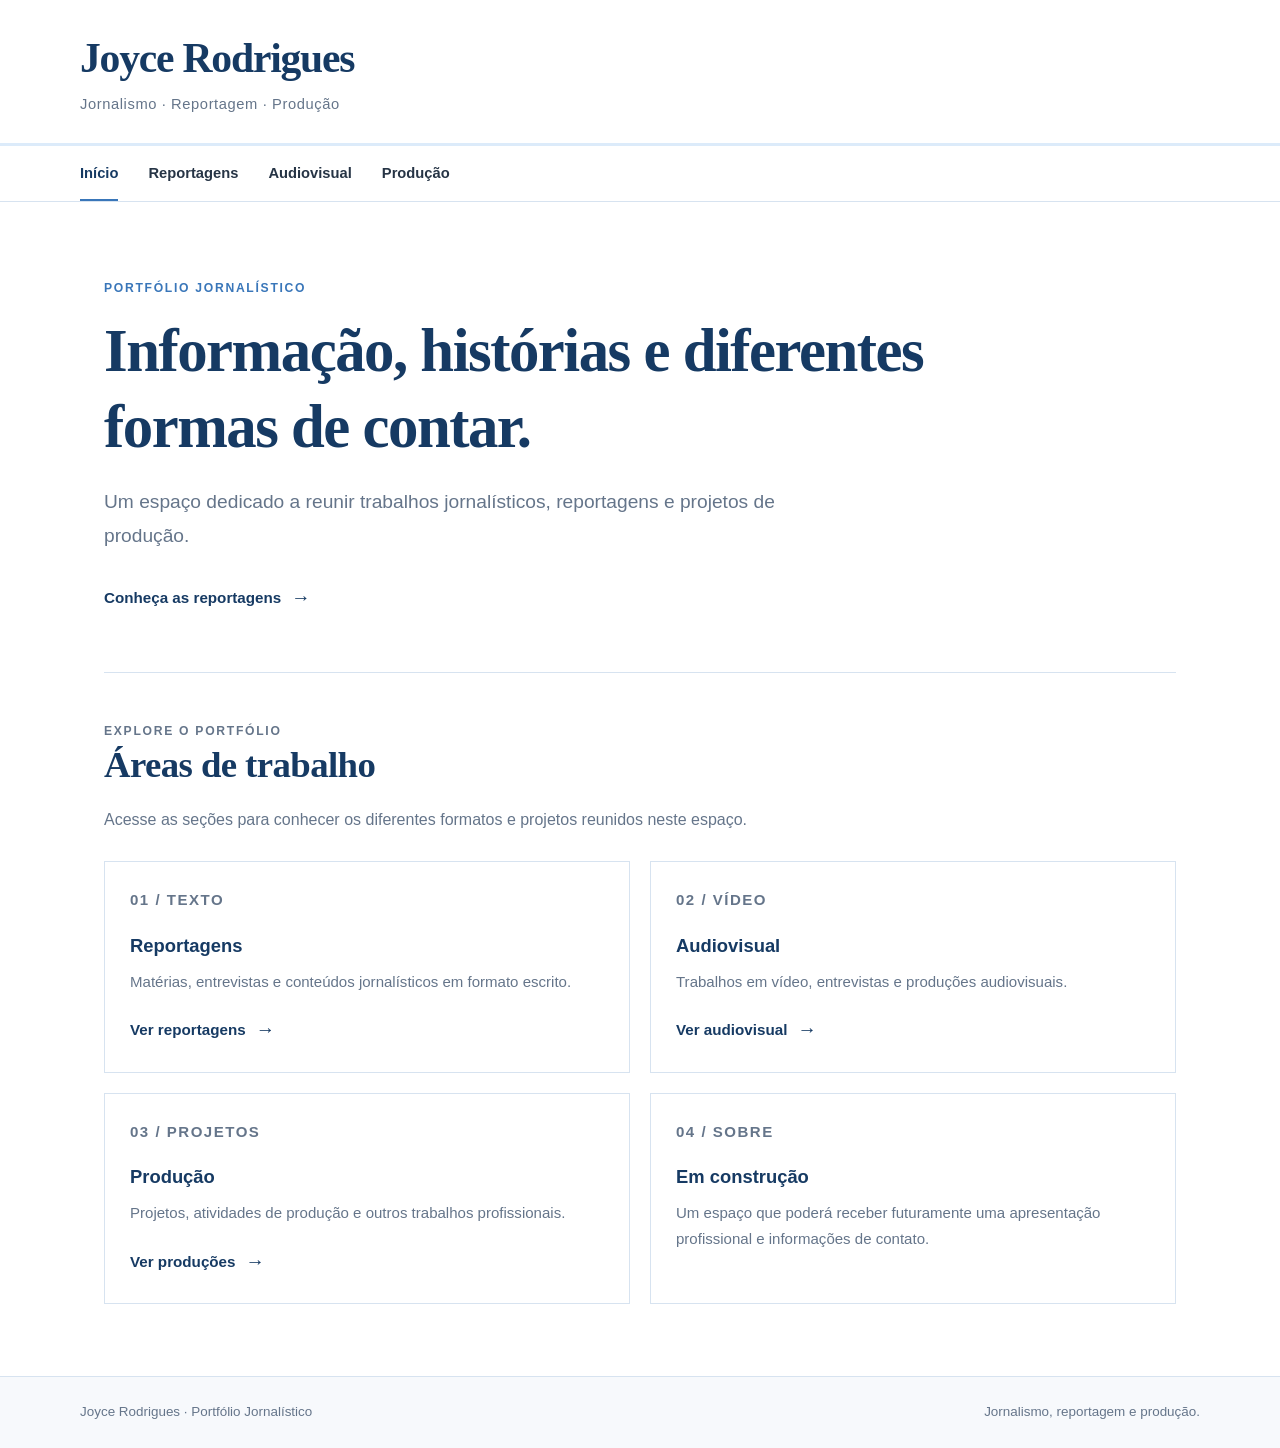
<file: index.html>
<!DOCTYPE html>
<html lang="pt-BR">
<head>
    <meta charset="UTF-8">
    <meta name="viewport" content="width=device-width, initial-scale=1.0">
    <meta name="description" content="Portfólio jornalístico de Joyce Rodrigues.">
    <title>Joyce Rodrigues | Portfólio Jornalístico</title>
    <link rel="stylesheet" href="style.css">
</head>
<body>

    <header class="site-header">
        <div class="header-inner">
            <a class="brand" href="index.html">Joyce Rodrigues</a>
            <p class="brand-subtitle">Jornalismo · Reportagem · Produção</p>
        </div>
    </header>

    <nav class="site-nav" aria-label="Navegação principal">
        <div class="nav-inner">
            <a href="index.html" aria-current="page">Início</a>
            <a href="reportagens.html">Reportagens</a>
            <a href="audiovisual.html">Audiovisual</a>
            <a href="producao.html">Produção</a>
        </div>
    </nav>

    <main>
        <section class="hero">
            <p class="eyebrow">Portfólio jornalístico</p>
            <h1>Informação, histórias e diferentes formas de contar.</h1>
            <p class="lead">
                Um espaço dedicado a reunir trabalhos jornalísticos,
                reportagens e projetos de produção.
            </p>
            <a class="text-link" href="reportagens.html">
                Conheça as reportagens <span aria-hidden="true">→</span>
            </a>
        </section>

        <section class="content-section">
            <div class="section-heading">
                <p class="eyebrow">Explore o portfólio</p>
                <h2>Áreas de trabalho</h2>
                <p>
                    Acesse as seções para conhecer os diferentes formatos
                    e projetos reunidos neste espaço.
                </p>
            </div>

            <div class="card-grid">
                <article class="card">
                    <p class="card-number">01 / TEXTO</p>
                    <h3>Reportagens</h3>
                    <p>
                        Matérias, entrevistas e conteúdos jornalísticos
                        em formato escrito.
                    </p>
                    <a class="text-link" href="reportagens.html">
                        Ver reportagens <span aria-hidden="true">→</span>
                    </a>
                </article>

                <article class="card">
                    <p class="card-number">02 / VÍDEO</p>
                    <h3>Audiovisual</h3>
                    <p>
                        Trabalhos em vídeo, entrevistas e produções
                        audiovisuais.
                    </p>
                    <a class="text-link" href="audiovisual.html">
                        Ver audiovisual <span aria-hidden="true">→</span>
                    </a>
                </article>

                <article class="card">
                    <p class="card-number">03 / PROJETOS</p>
                    <h3>Produção</h3>
                    <p>
                        Projetos, atividades de produção e outros
                        trabalhos profissionais.
                    </p>
                    <a class="text-link" href="producao.html">
                        Ver produções <span aria-hidden="true">→</span>
                    </a>
                </article>

                <article class="card">
                    <p class="card-number">04 / SOBRE</p>
                    <h3>Em construção</h3>
                    <p>
                        Um espaço que poderá receber futuramente uma
                        apresentação profissional e informações de contato.
                    </p>
                </article>
            </div>
        </section>
    </main>

    <footer class="site-footer">
        <div class="footer-inner">
            <p>Joyce Rodrigues · Portfólio Jornalístico</p>
            <p>Jornalismo, reportagem e produção.</p>
        </div>
    </footer>

</body>
</html>
</file>
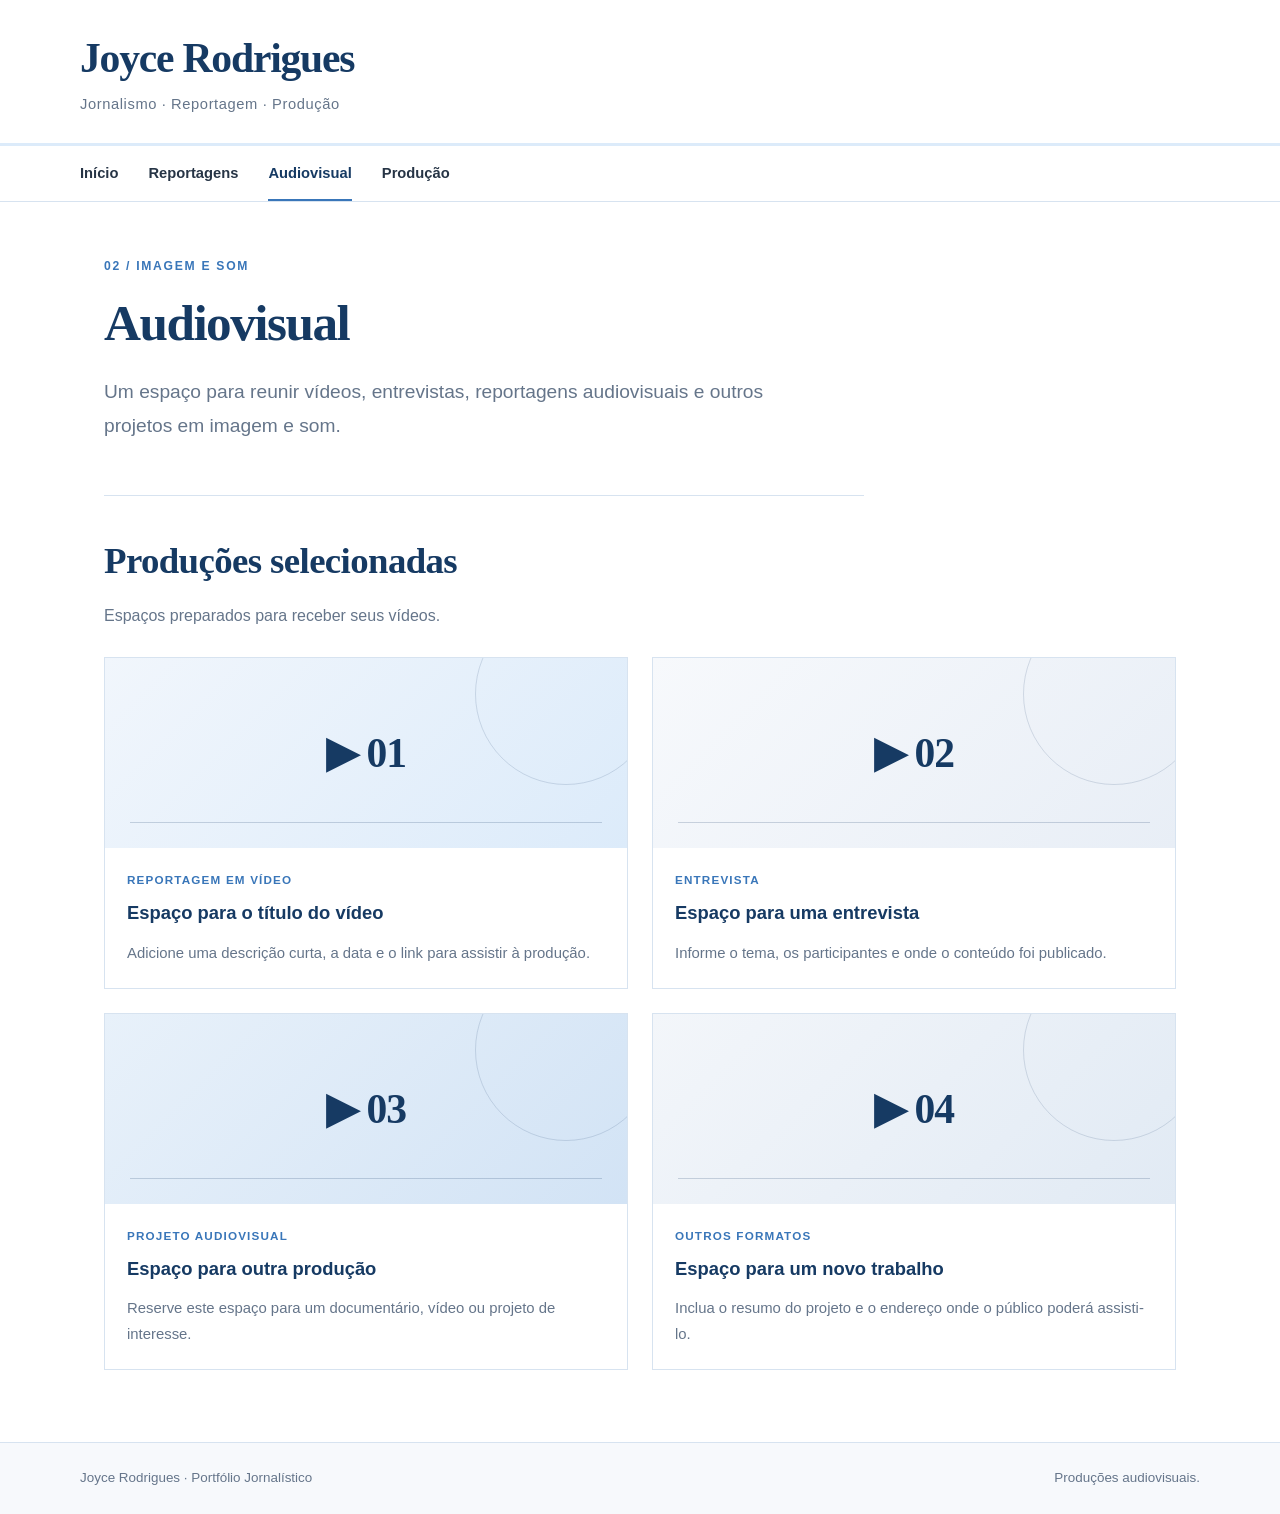
<file: audiovisual.html>
<!DOCTYPE html>
<html lang="pt-BR">
<head>
    <meta charset="UTF-8">
    <meta name="viewport" content="width=device-width, initial-scale=1.0">
    <meta name="description" content="Produções audiovisuais de Joyce Rodrigues.">
    <title>Audiovisual | Joyce Rodrigues</title>
    <link rel="stylesheet" href="style.css">
</head>
<body>

    <header class="site-header">
        <div class="header-inner">
            <a class="brand" href="index.html">Joyce Rodrigues</a>
            <p class="brand-subtitle">Jornalismo · Reportagem · Produção</p>
        </div>
    </header>

    <nav class="site-nav" aria-label="Navegação principal">
        <div class="nav-inner">
            <a href="index.html">Início</a>
            <a href="reportagens.html">Reportagens</a>
            <a href="audiovisual.html" aria-current="page">Audiovisual</a>
            <a href="producao.html">Produção</a>
        </div>
    </nav>

    <main>
        <section class="page-intro">
            <p class="eyebrow">02 / Imagem e som</p>
            <h1>Audiovisual</h1>
            <p class="lead">
                Um espaço para reunir vídeos, entrevistas, reportagens
                audiovisuais e outros projetos em imagem e som.
            </p>
        </section>

        <section aria-label="Seleção de produções audiovisuais">
            <div class="section-heading">
                <h2>Produções selecionadas</h2>
                <p>Espaços preparados para receber seus vídeos.</p>
            </div>

            <div class="project-grid">
                <article class="project-card">
                    <div class="project-placeholder" aria-hidden="true">
                        <span>▶ 01</span>
                    </div>
                    <div class="project-info">
                        <p class="project-category">Reportagem em vídeo</p>
                        <h3>Espaço para o título do vídeo</h3>
                        <p>
                            Adicione uma descrição curta, a data e o link
                            para assistir à produção.
                        </p>
                    </div>
                </article>

                <article class="project-card">
                    <div class="project-placeholder" aria-hidden="true">
                        <span>▶ 02</span>
                    </div>
                    <div class="project-info">
                        <p class="project-category">Entrevista</p>
                        <h3>Espaço para uma entrevista</h3>
                        <p>
                            Informe o tema, os participantes e onde o
                            conteúdo foi publicado.
                        </p>
                    </div>
                </article>

                <article class="project-card">
                    <div class="project-placeholder" aria-hidden="true">
                        <span>▶ 03</span>
                    </div>
                    <div class="project-info">
                        <p class="project-category">Projeto audiovisual</p>
                        <h3>Espaço para outra produção</h3>
                        <p>
                            Reserve este espaço para um documentário,
                            vídeo ou projeto de interesse.
                        </p>
                    </div>
                </article>

                <article class="project-card">
                    <div class="project-placeholder" aria-hidden="true">
                        <span>▶ 04</span>
                    </div>
                    <div class="project-info">
                        <p class="project-category">Outros formatos</p>
                        <h3>Espaço para um novo trabalho</h3>
                        <p>
                            Inclua o resumo do projeto e o endereço
                            onde o público poderá assisti-lo.
                        </p>
                    </div>
                </article>
            </div>
        </section>
    </main>

    <footer class="site-footer">
        <div class="footer-inner">
            <p>Joyce Rodrigues · Portfólio Jornalístico</p>
            <p>Produções audiovisuais.</p>
        </div>
    </footer>

</body>
</html>
</file>
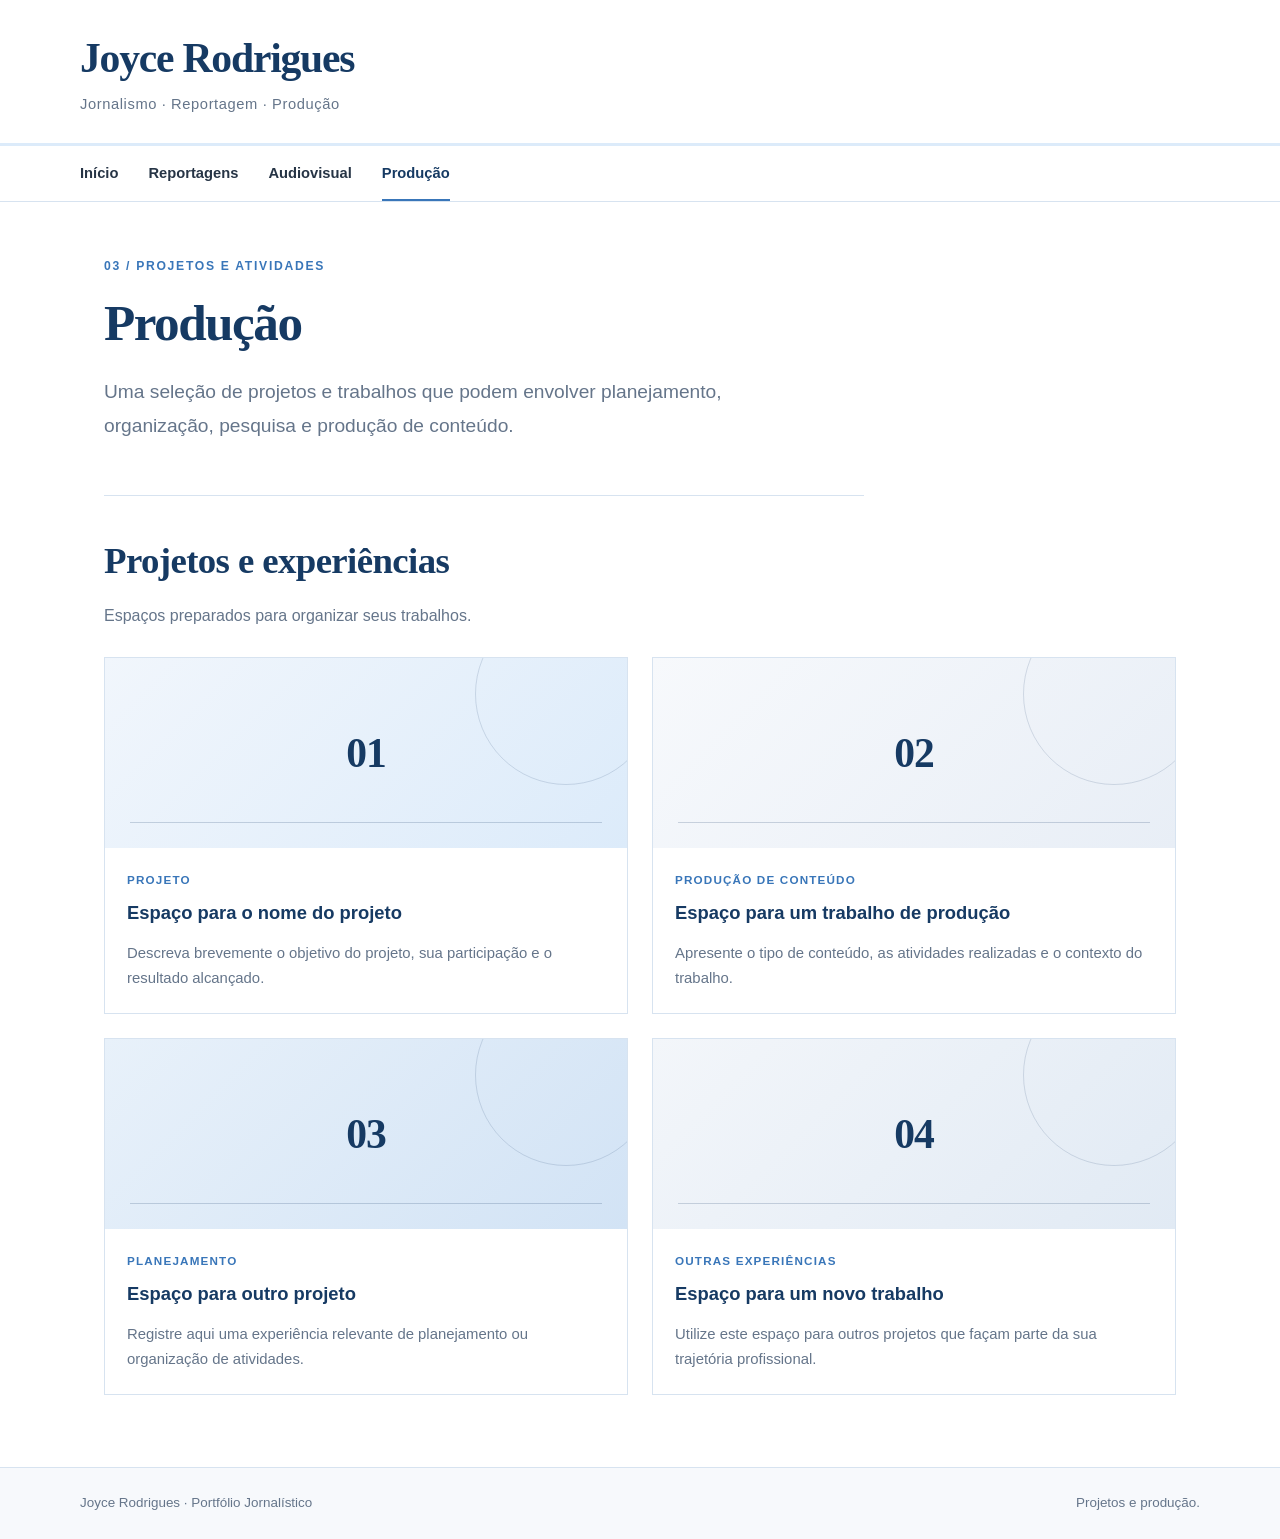
<file: producao.html>
<!DOCTYPE html>
<html lang="pt-BR">
<head>
    <meta charset="UTF-8">
    <meta name="viewport" content="width=device-width, initial-scale=1.0">
    <meta name="description" content="Projetos e trabalhos de produção de Joyce Rodrigues.">
    <title>Produção | Joyce Rodrigues</title>
    <link rel="stylesheet" href="style.css">
</head>
<body>

    <header class="site-header">
        <div class="header-inner">
            <a class="brand" href="index.html">Joyce Rodrigues</a>
            <p class="brand-subtitle">Jornalismo · Reportagem · Produção</p>
        </div>
    </header>

    <nav class="site-nav" aria-label="Navegação principal">
        <div class="nav-inner">
            <a href="index.html">Início</a>
            <a href="reportagens.html">Reportagens</a>
            <a href="audiovisual.html">Audiovisual</a>
            <a href="producao.html" aria-current="page">Produção</a>
        </div>
    </nav>

    <main>
        <section class="page-intro">
            <p class="eyebrow">03 / Projetos e atividades</p>
            <h1>Produção</h1>
            <p class="lead">
                Uma seleção de projetos e trabalhos que podem envolver
                planejamento, organização, pesquisa e produção de conteúdo.
            </p>
        </section>

        <section aria-label="Seleção de projetos de produção">
            <div class="section-heading">
                <h2>Projetos e experiências</h2>
                <p>Espaços preparados para organizar seus trabalhos.</p>
            </div>

            <div class="project-grid">
                <article class="project-card">
                    <div class="project-placeholder" aria-hidden="true">
                        <span>01</span>
                    </div>
                    <div class="project-info">
                        <p class="project-category">Projeto</p>
                        <h3>Espaço para o nome do projeto</h3>
                        <p>
                            Descreva brevemente o objetivo do projeto,
                            sua participação e o resultado alcançado.
                        </p>
                    </div>
                </article>

                <article class="project-card">
                    <div class="project-placeholder" aria-hidden="true">
                        <span>02</span>
                    </div>
                    <div class="project-info">
                        <p class="project-category">Produção de conteúdo</p>
                        <h3>Espaço para um trabalho de produção</h3>
                        <p>
                            Apresente o tipo de conteúdo, as atividades
                            realizadas e o contexto do trabalho.
                        </p>
                    </div>
                </article>

                <article class="project-card">
                    <div class="project-placeholder" aria-hidden="true">
                        <span>03</span>
                    </div>
                    <div class="project-info">
                        <p class="project-category">Planejamento</p>
                        <h3>Espaço para outro projeto</h3>
                        <p>
                            Registre aqui uma experiência relevante de
                            planejamento ou organização de atividades.
                        </p>
                    </div>
                </article>

                <article class="project-card">
                    <div class="project-placeholder" aria-hidden="true">
                        <span>04</span>
                    </div>
                    <div class="project-info">
                        <p class="project-category">Outras experiências</p>
                        <h3>Espaço para um novo trabalho</h3>
                        <p>
                            Utilize este espaço para outros projetos
                            que façam parte da sua trajetória profissional.
                        </p>
                    </div>
                </article>
            </div>
        </section>
    </main>

    <footer class="site-footer">
        <div class="footer-inner">
            <p>Joyce Rodrigues · Portfólio Jornalístico</p>
            <p>Projetos e produção.</p>
        </div>
    </footer>

</body>
</html>
</file>
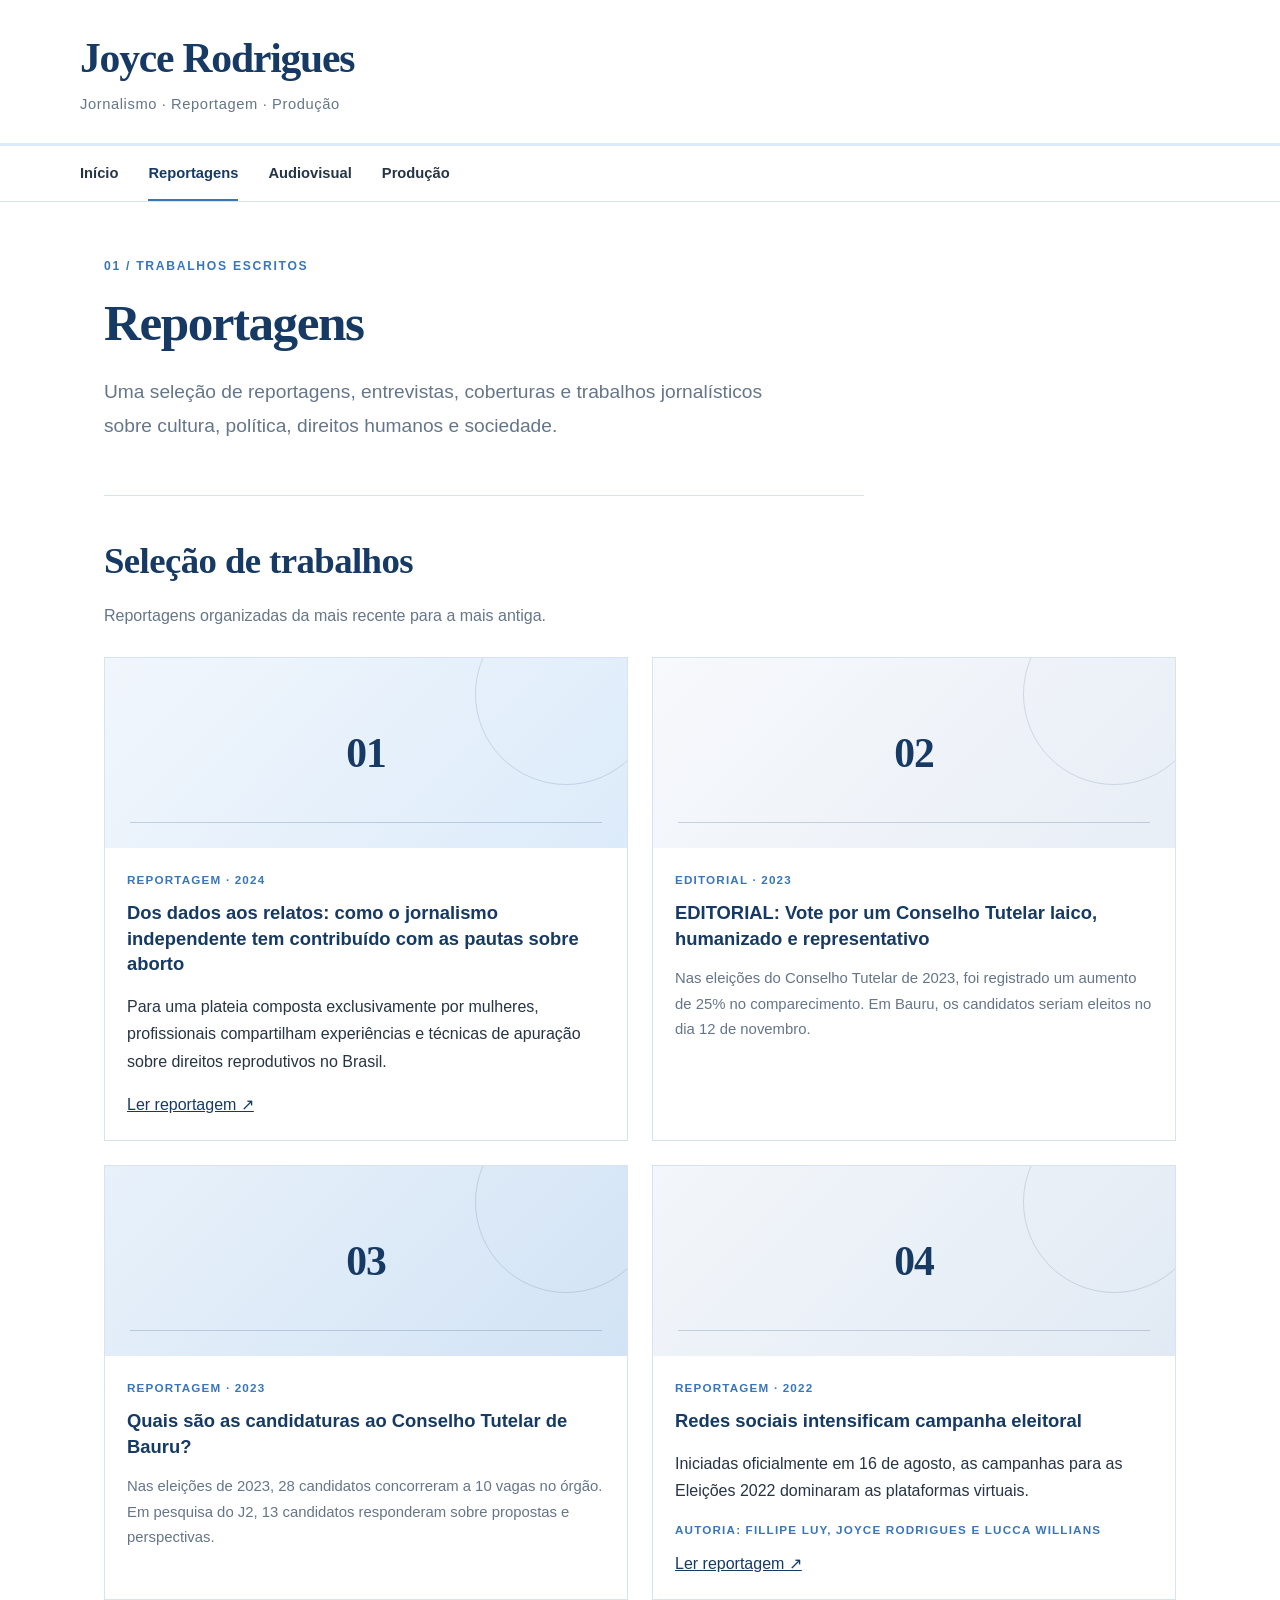
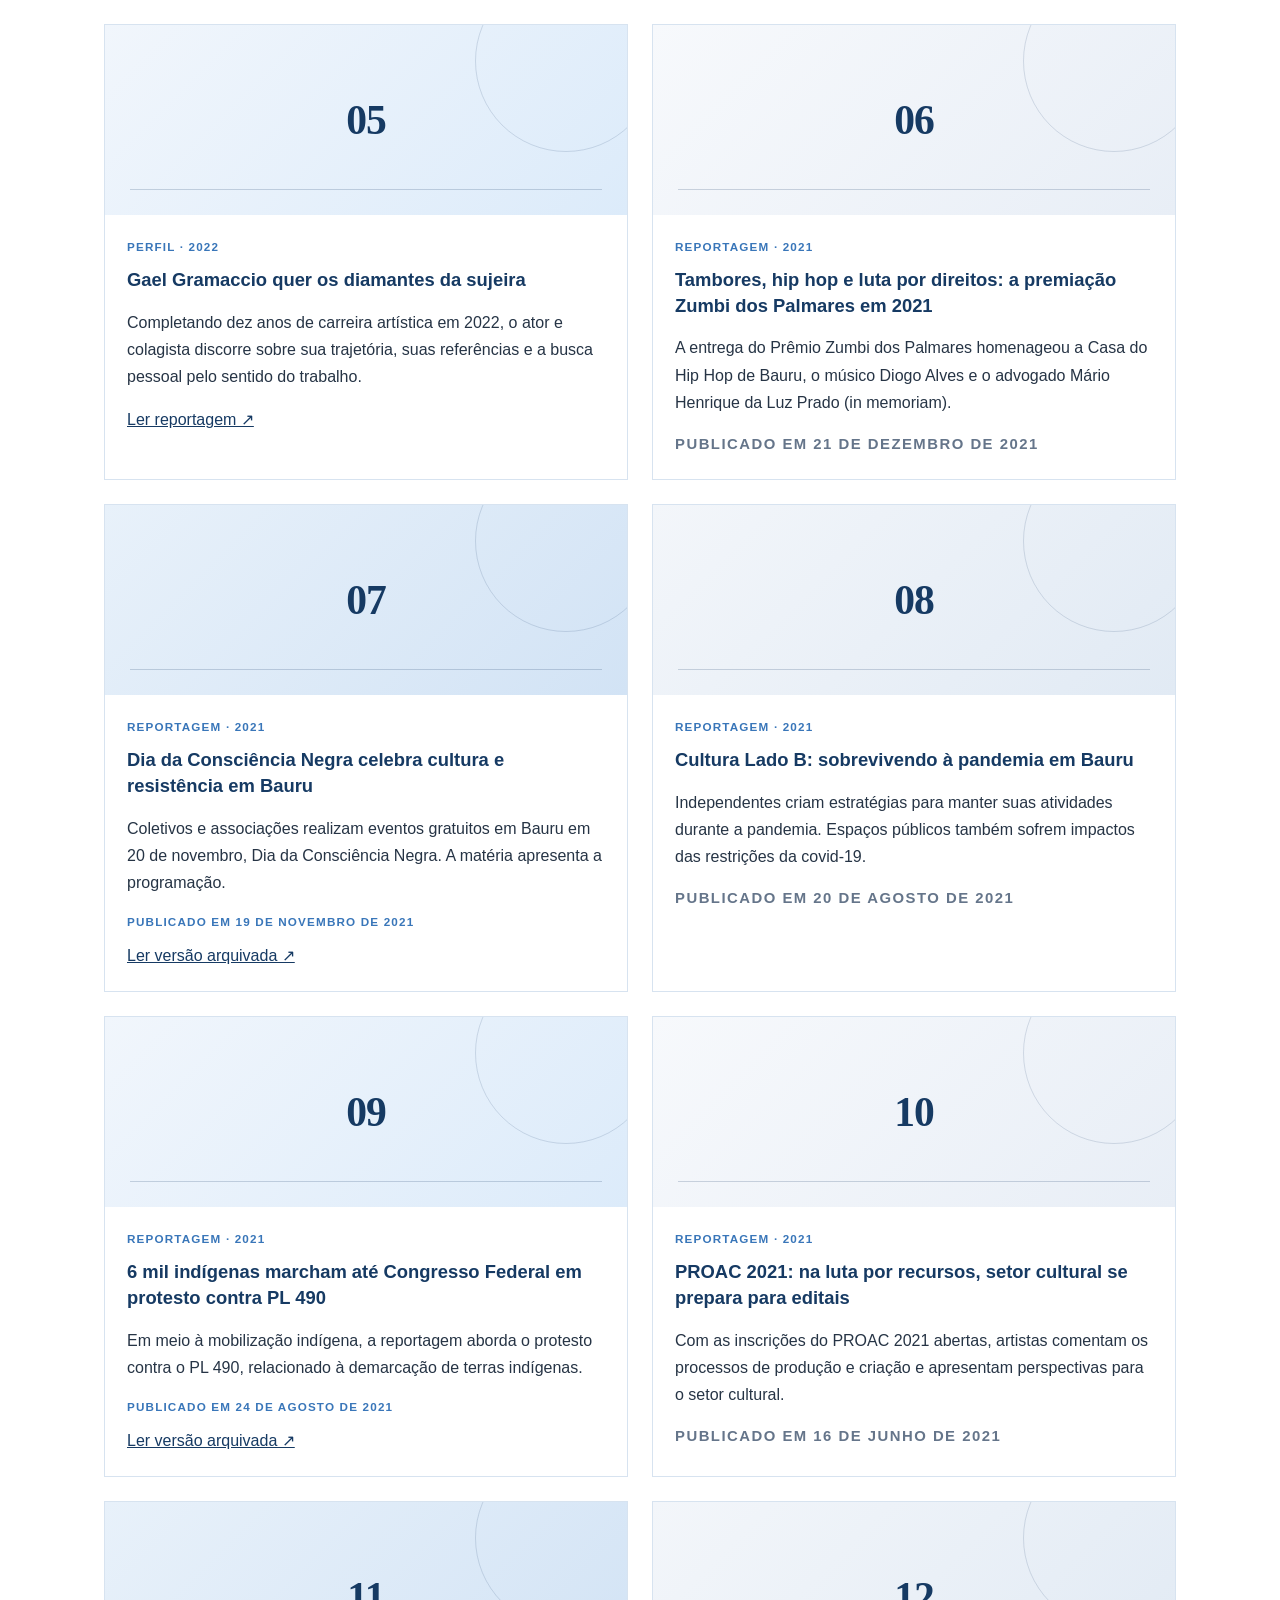
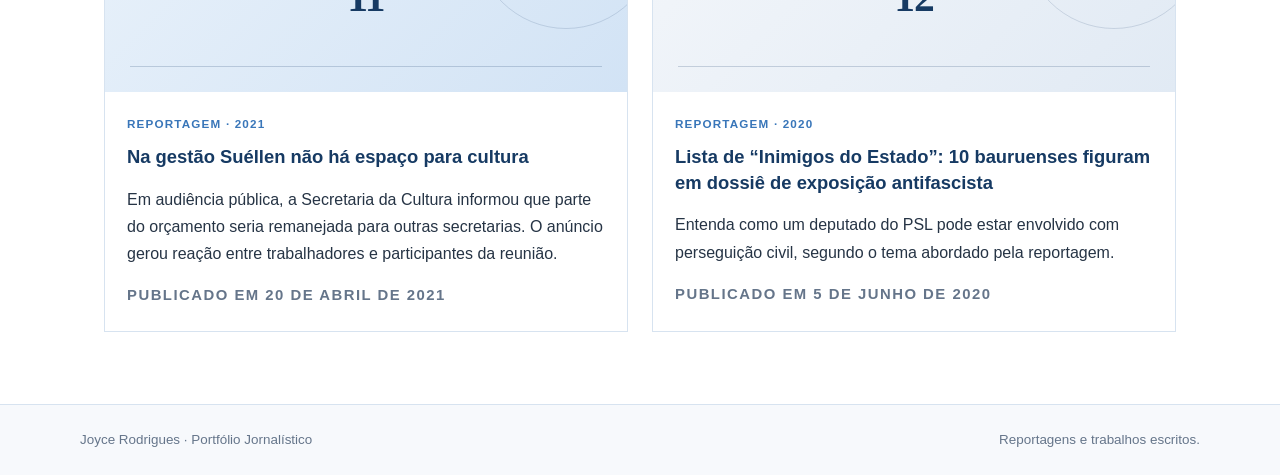
<file: reportagens.html>
<!DOCTYPE html>
<html lang="pt-BR">
<head>
    <meta charset="UTF-8">
    <meta name="viewport" content="width=device-width, initial-scale=1.0">
    <meta name="description" content="Seleção de reportagens, entrevistas e trabalhos jornalísticos de Joyce Rodrigues.">
    <title>Reportagens | Joyce Rodrigues</title>
    <link rel="stylesheet" href="style.css">
</head>
<body>

    <header class="site-header">
        <div class="header-inner">
            <a class="brand" href="index.html">Joyce Rodrigues</a>
            <p class="brand-subtitle">Jornalismo · Reportagem · Produção</p>
        </div>
    </header>

    <nav class="site-nav" aria-label="Navegação principal">
        <div class="nav-inner">
            <a href="index.html">Início</a>
            <a href="reportagens.html" aria-current="page">Reportagens</a>
            <a href="audiovisual.html">Audiovisual</a>
            <a href="producao.html">Produção</a>
        </div>
    </nav>

    <main>
        <section class="page-intro">
            <p class="eyebrow">01 / Trabalhos escritos</p>
            <h1>Reportagens</h1>
            <p class="lead">
                Uma seleção de reportagens, entrevistas, coberturas
                e trabalhos jornalísticos sobre cultura, política,
                direitos humanos e sociedade.
            </p>
        </section>

        <section aria-label="Seleção de reportagens">
            <div class="section-heading">
                <h2>Seleção de trabalhos</h2>
                <p>Reportagens organizadas da mais recente para a mais antiga.</p>
            </div>

            <div class="project-grid">

                <!-- 2024 -->

                <article class="project-card">
                    <div class="project-placeholder" aria-hidden="true">
                        <span>01</span>
                    </div>
                    <div class="project-info">
                        <p class="project-category">Reportagem · 2024</p>
                        <h3>Dos dados aos relatos: como o jornalismo independente tem contribuído com as pautas sobre aborto</h3>
                        <p>
                            Para uma plateia composta exclusivamente por mulheres,
                            profissionais compartilham experiências e técnicas de
                            apuração sobre direitos reprodutivos no Brasil.
                        </p>
                        <a href="https://congressoabraji.wordpress.com/2024/07/13/dos-dados-aos-relatos-como-o-jornalismo-independente-tem-contribuido-com-as-pautas-sobre-aborto/"
                           target="_blank" rel="noopener noreferrer">
                            Ler reportagem ↗
                        </a>
                    </div>
                </article>

                <!-- 2023 -->

                <article class="project-card">
                    <div class="project-placeholder" aria-hidden="true">
                        <span>02</span>
                    </div>
                    <div class="project-info">
                        <p class="project-category">Editorial · 2023</p>
                        <h3>EDITORIAL: Vote por um Conselho Tutelar laico, humanizado e representativo</h3>
                        <p>
                            Nas eleições do Conselho Tutelar de 2023, foi registrado
                            um aumento de 25% no comparecimento. Em Bauru, os
                            candidatos seriam eleitos no dia 12 de novembro.
                        </p>
                    </div>
                </article>

                <article class="project-card">
                    <div class="project-placeholder" aria-hidden="true">
                        <span>03</span>
                    </div>
                    <div class="project-info">
                        <p class="project-category">Reportagem · 2023</p>
                        <h3>Quais são as candidaturas ao Conselho Tutelar de Bauru?</h3>
                        <p>
                            Nas eleições de 2023, 28 candidatos concorreram a
                            10 vagas no órgão. Em pesquisa do J2, 13 candidatos
                            responderam sobre propostas e perspectivas.
                        </p>
                    </div>
                </article>

                <!-- 2022 -->

                <article class="project-card">
                    <div class="project-placeholder" aria-hidden="true">
                        <span>04</span>
                    </div>
                    <div class="project-info">
                        <p class="project-category">Reportagem · 2022</p>
                        <h3>Redes sociais intensificam campanha eleitoral</h3>
                        <p>
                            Iniciadas oficialmente em 16 de agosto, as campanhas
                            para as Eleições 2022 dominaram as plataformas virtuais.
                        </p>
                        <p class="project-category">
                            Autoria: Fillipe Luy, Joyce Rodrigues e Lucca Willians
                        </p>
                        <a href="https://medium.com/@jhs.rodrigues/redes-sociais-intensificam-campanha-eleitoral-d97d944eb9d0"
                           target="_blank" rel="noopener noreferrer">
                            Ler reportagem ↗
                        </a>
                    </div>
                </article>

                <article class="project-card">
                    <div class="project-placeholder" aria-hidden="true">
                        <span>05</span>
                    </div>
                    <div class="project-info">
                        <p class="project-category">Perfil · 2022</p>
                        <h3>Gael Gramaccio quer os diamantes da sujeira</h3>
                        <p>
                            Completando dez anos de carreira artística em 2022,
                            o ator e colagista discorre sobre sua trajetória,
                            suas referências e a busca pessoal pelo sentido do trabalho.
                        </p>
                        <a href="https://diretoaoassunto.faac.unesp.br/gael-gramaccio-quer-os-diamantes-da-sujeira/"
                           target="_blank" rel="noopener noreferrer">
                            Ler reportagem ↗
                        </a>
                    </div>
                </article>

                <!-- 2021 -->

                <article class="project-card">
                    <div class="project-placeholder" aria-hidden="true">
                        <span>06</span>
                    </div>
                    <div class="project-info">
                        <p class="project-category">Reportagem · 2021</p>
                        <h3>Tambores, hip hop e luta por direitos: a premiação Zumbi dos Palmares em 2021</h3>
                        <p>
                            A entrega do Prêmio Zumbi dos Palmares homenageou
                            a Casa do Hip Hop de Bauru, o músico Diogo Alves e
                            o advogado Mário Henrique da Luz Prado (in memoriam).
                        </p>
                        <p class="project-category">Publicado em 21 de dezembro de 2021</p>
                    </div>
                </article>

                <article class="project-card">
                    <div class="project-placeholder" aria-hidden="true">
                        <span>07</span>
                    </div>
                    <div class="project-info">
                        <p class="project-category">Reportagem · 2021</p>
                        <h3>Dia da Consciência Negra celebra cultura e resistência em Bauru</h3>
                        <p>
                            Coletivos e associações realizam eventos gratuitos
                            em Bauru em 20 de novembro, Dia da Consciência Negra.
                            A matéria apresenta a programação.
                        </p>
                        <p class="project-category">Publicado em 19 de novembro de 2021</p>
                        <a href="https://web.archive.org/web/20240304143949/https://jornaldois.com.br/dia-da-consciencia-negra-celebra-cultura-e-resistencia-em-bauru/"
                           target="_blank" rel="noopener noreferrer">
                            Ler versão arquivada ↗
                        </a>
                    </div>
                </article>

                <article class="project-card">
                    <div class="project-placeholder" aria-hidden="true">
                        <span>08</span>
                    </div>
                    <div class="project-info">
                        <p class="project-category">Reportagem · 2021</p>
                        <h3>Cultura Lado B: sobrevivendo à pandemia em Bauru</h3>
                        <p>
                            Independentes criam estratégias para manter suas
                            atividades durante a pandemia. Espaços públicos
                            também sofrem impactos das restrições da covid-19.
                        </p>
                        <p class="project-category">Publicado em 20 de agosto de 2021</p>
                    </div>
                </article>

                <article class="project-card">
                    <div class="project-placeholder" aria-hidden="true">
                        <span>09</span>
                    </div>
                    <div class="project-info">
                        <p class="project-category">Reportagem · 2021</p>
                        <h3>6 mil indígenas marcham até Congresso Federal em protesto contra PL 490</h3>
                        <p>
                            Em meio à mobilização indígena, a reportagem aborda
                            o protesto contra o PL 490, relacionado à demarcação
                            de terras indígenas.
                        </p>
                        <p class="project-category">Publicado em 24 de agosto de 2021</p>
                        <a href="https://web.archive.org/web/20250118061617/http://jornaldois.com.br/6-mil-indigenas-marcham-ate-congresso-federal-em-protesto-contra-pl-490/"
                           target="_blank" rel="noopener noreferrer">
                            Ler versão arquivada ↗
                        </a>
                    </div>
                </article>

                <article class="project-card">
                    <div class="project-placeholder" aria-hidden="true">
                        <span>10</span>
                    </div>
                    <div class="project-info">
                        <p class="project-category">Reportagem · 2021</p>
                        <h3>PROAC 2021: na luta por recursos, setor cultural se prepara para editais</h3>
                        <p>
                            Com as inscrições do PROAC 2021 abertas, artistas
                            comentam os processos de produção e criação e
                            apresentam perspectivas para o setor cultural.
                        </p>
                        <p class="project-category">Publicado em 16 de junho de 2021</p>
                    </div>
                </article>

                <article class="project-card">
                    <div class="project-placeholder" aria-hidden="true">
                        <span>11</span>
                    </div>
                    <div class="project-info">
                        <p class="project-category">Reportagem · 2021</p>
                        <h3>Na gestão Suéllen não há espaço para cultura</h3>
                        <p>
                            Em audiência pública, a Secretaria da Cultura informou
                            que parte do orçamento seria remanejada para outras
                            secretarias. O anúncio gerou reação entre trabalhadores
                            e participantes da reunião.
                        </p>
                        <p class="project-category">Publicado em 20 de abril de 2021</p>
                    </div>
                </article>

                <!-- 2020 -->

                <article class="project-card">
                    <div class="project-placeholder" aria-hidden="true">
                        <span>12</span>
                    </div>
                    <div class="project-info">
                        <p class="project-category">Reportagem · 2020</p>
                        <h3>Lista de “Inimigos do Estado”: 10 bauruenses figuram em dossiê de exposição antifascista</h3>
                        <p>
                            Entenda como um deputado do PSL pode estar envolvido
                            com perseguição civil, segundo o tema abordado pela reportagem.
                        </p>
                        <p class="project-category">Publicado em 5 de junho de 2020</p>
                    </div>
                </article>

            </div>
        </section>
    </main>

    <footer class="site-footer">
        <div class="footer-inner">
            <p>Joyce Rodrigues · Portfólio Jornalístico</p>
            <p>Reportagens e trabalhos escritos.</p>
        </div>
    </footer>

</body>
</html>
</file>
<file: style.css>
/* ========================================
   PORTFOLIO JORNALISTICO — JOYCE RODRIGUES
   Identidade editorial e elegante
   ======================================== */

:root {
    --navy: #163A63;
    --blue: #3976B9;
    --light-blue: #DCEBFA;
    --paper: #FFFFFF;
    --background: #F7F9FC;
    --text: #263445;
    --muted: #65758A;
    --border: #D7E3F0;
    --max-width: 1120px;
}

* {
    box-sizing: border-box;
}

html {
    scroll-behavior: smooth;
}

body {
    margin: 0;
    background: var(--paper);
    color: var(--text);
    font-family: Arial, Helvetica, sans-serif;
    font-size: 16px;
    line-height: 1.7;
}

a {
    color: var(--navy);
    transition: color 0.2s ease;
}

a:hover {
    color: var(--blue);
}

a:focus-visible {
    outline: 2px solid var(--blue);
    outline-offset: 4px;
}

/* CABECALHO */

.site-header {
    padding: 34px 24px 26px;
    border-bottom: 3px solid var(--light-blue);
}

.header-inner,
.nav-inner,
.footer-inner {
    width: 100%;
    max-width: var(--max-width);
    margin: 0 auto;
}

.brand {
    display: inline-block;
    color: var(--navy);
    font-family: Georgia, "Times New Roman", serif;
    font-size: clamp(1.8rem, 4vw, 2.6rem);
    font-weight: 700;
    letter-spacing: -1.2px;
    line-height: 1.2;
    text-decoration: none;
}

.brand:hover {
    color: var(--navy);
}

.brand-subtitle {
    margin: 8px 0 0;
    color: var(--muted);
    font-size: 0.92rem;
    letter-spacing: 0.04em;
}

/* MENU */

.site-nav {
    padding: 0 24px;
    border-bottom: 1px solid var(--border);
    background: var(--paper);
}

.nav-inner {
    display: flex;
    flex-wrap: wrap;
    gap: 8px 30px;
    align-items: center;
}

.site-nav a {
    display: inline-block;
    padding: 15px 0 13px;
    border-bottom: 2px solid transparent;
    color: var(--text);
    font-size: 0.92rem;
    font-weight: 600;
    text-decoration: none;
}

.site-nav a:hover,
.site-nav a[aria-current="page"] {
    border-bottom-color: var(--blue);
    color: var(--navy);
}

/* CONTEUDO */

main {
    width: 100%;
    max-width: var(--max-width);
    min-height: 55vh;
    margin: 0 auto;
    padding: 54px 24px 72px;
}

.eyebrow {
    margin: 0 0 14px;
    color: var(--blue);
    font-size: 0.76rem;
    font-weight: 700;
    letter-spacing: 0.14em;
    text-transform: uppercase;
}

h1,
h2,
h3 {
    color: var(--navy);
    line-height: 1.25;
}

h1,
h2 {
    font-family: Georgia, "Times New Roman", serif;
}

h1 {
    margin: 0 0 20px;
    font-size: clamp(2.2rem, 5vw, 3.8rem);
    font-weight: 700;
    letter-spacing: -1.5px;
}

h2 {
    margin: 0 0 18px;
    font-size: clamp(1.7rem, 3vw, 2.3rem);
    letter-spacing: -0.6px;
}

h3 {
    margin: 0 0 10px;
    font-size: 1.15rem;
    line-height: 1.4;
}

p {
    max-width: 720px;
}

.lead {
    max-width: 700px;
    color: var(--muted);
    font-size: clamp(1.05rem, 2vw, 1.2rem);
    line-height: 1.8;
}

.section-heading {
    margin-bottom: 28px;
}

.section-heading p {
    margin: 0;
    color: var(--muted);
}

/* DESTAQUE DA PAGINA INICIAL */

.hero {
    padding: 22px 0 58px;
    border-bottom: 1px solid var(--border);
}

.hero h1 {
    max-width: 850px;
}

.hero .lead {
    margin-bottom: 28px;
}

.text-link {
    display: inline-flex;
    gap: 10px;
    align-items: center;
    font-size: 0.95rem;
    font-weight: 700;
    text-decoration: none;
}

.text-link span {
    font-size: 1.2rem;
}

/* CARTOES DE SECOES E PROJETOS */

.content-section {
    padding-top: 48px;
}

.card-grid {
    display: grid;
    grid-template-columns: repeat(2, minmax(0, 1fr));
    gap: 20px;
}

.card {
    display: flex;
    flex-direction: column;
    min-height: 190px;
    padding: 25px;
    border: 1px solid var(--border);
    background: var(--paper);
}

.card-number {
    margin: 0 0 20px;
    color: var(--blue);
    font-size: 0.78rem;
    font-weight: 700;
    letter-spacing: 0.1em;
}

.card p {
    margin: 0 0 20px;
    color: var(--muted);
    font-size: 0.94rem;
}

.card .text-link {
    margin-top: auto;
    align-self: flex-start;
}

.project-grid {
    display: grid;
    grid-template-columns: repeat(2, minmax(0, 1fr));
    gap: 24px;
}

.project-card {
    min-width: 0;
    border: 1px solid var(--border);
    background: var(--paper);
}

.project-placeholder {
    display: flex;
    min-height: 155px;
    align-items: center;
    justify-content: center;
    padding: 24px;
    background: var(--background);
    color: var(--muted);
    text-align: center;
}

.project-placeholder span {
    color: var(--blue);
    font-family: Georgia, "Times New Roman", serif;
    font-size: 2rem;
}

.project-info {
    padding: 22px;
}

.project-category {
    margin: 0 0 10px;
    color: var(--blue);
    font-size: 0.73rem;
    font-weight: 700;
    letter-spacing: 0.1em;
    text-transform: uppercase;
}

.project-info p:last-child {
    margin-bottom: 0;
    color: var(--muted);
    font-size: 0.93rem;
}

/* INTRODUCAO DAS PAGINAS INTERNAS */

.page-intro {
    max-width: 760px;
    margin-bottom: 42px;
    padding-bottom: 32px;
    border-bottom: 1px solid var(--border);
}

.page-intro h1 {
    font-size: clamp(2.2rem, 5vw, 3.2rem);
}

/* RODAPE */

.site-footer {
    padding: 24px;
    border-top: 1px solid var(--border);
    background: var(--background);
}

.footer-inner {
    display: flex;
    flex-wrap: wrap;
    justify-content: space-between;
    gap: 8px 24px;
}

.site-footer p {
    margin: 0;
    color: var(--muted);
    font-size: 0.84rem;
}

/* TELAS PEQUENAS */

@media (max-width: 640px) {
    .site-header {
        padding: 27px 20px 22px;
    }

    .site-nav {
        padding: 0 20px;
    }

    .nav-inner {
        gap: 4px 20px;
    }

    .site-nav a {
        padding: 12px 0 10px;
        font-size: 0.87rem;
    }

    main {
        padding: 38px 20px 52px;
    }

    .hero {
        padding-bottom: 40px;
    }

    .card-grid,
    .project-grid {
        grid-template-columns: 1fr;
    }

    .card {
        min-height: 170px;
        padding: 22px;
    }

    .content-section {
        padding-top: 36px;
    }

    .site-footer {
        padding: 22px 20px;
    }

    .footer-inner {
        flex-direction: column;
    }
}

/* ========================================
   CAPAS EDITORIAIS E ACABAMENTO DOS CARTOES
   ======================================== */

.project-card {
    overflow: hidden;
    transition: border-color 0.2s ease,
                transform 0.2s ease;
}

.project-card:hover {
    border-color: #A9C6E5;
    transform: translateY(-3px);
}

.project-placeholder {
    position: relative;
    overflow: hidden;
    min-height: 190px;
    background:
        linear-gradient(135deg, #F1F6FC 0%, #DCEBFA 100%);
}

.project-placeholder::before {
    position: absolute;
    top: -55px;
    right: -30px;
    width: 180px;
    height: 180px;
    border: 1px solid rgba(22, 58, 99, 0.15);
    border-radius: 50%;
    content: "";
}

.project-placeholder::after {
    position: absolute;
    right: 25px;
    bottom: 25px;
    left: 25px;
    height: 1px;
    background: rgba(22, 58, 99, 0.2);
    content: "";
}

.project-placeholder span {
    position: relative;
    z-index: 1;
    display: inline-block;
    color: var(--navy);
    font-family: Georgia, "Times New Roman", serif;
    font-size: 2.6rem;
    font-weight: 700;
    letter-spacing: -1px;
}

/* Variacoes sutis entre as capas */

.project-card:nth-child(4n + 2) .project-placeholder {
    background: linear-gradient(135deg, #F7F9FC, #E8EEF6);
}

.project-card:nth-child(4n + 3) .project-placeholder {
    background: linear-gradient(135deg, #E8F1FA, #D2E3F5);
}

.project-card:nth-child(4n + 4) .project-placeholder {
    background: linear-gradient(135deg, #F3F6FA, #E1EAF4);
}

/* Imagens reais, quando forem adicionadas */

.project-placeholder img {
    display: block;
    width: 100%;
    height: 100%;
    min-height: 190px;
    object-fit: cover;
}

/* Evita movimentos extras para quem prefere
   animacoes reduzidas */

@media (prefers-reduced-motion: reduce) {
    html {
        scroll-behavior: auto;
    }

    .project-card {
        transition: none;
    }

    .project-card:hover {
        transform: none;
    }
}
</file>
